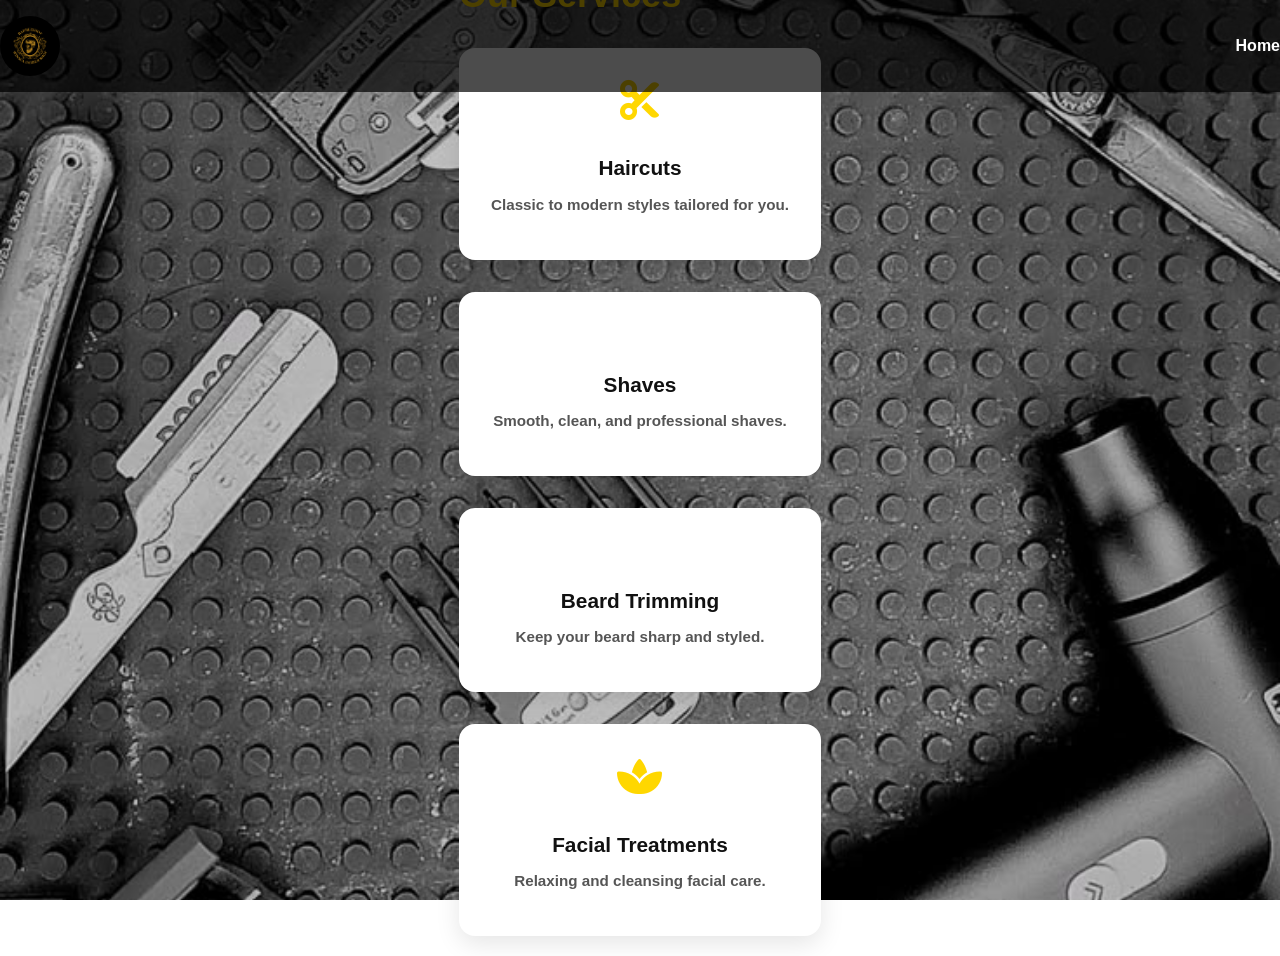
<file: services/services/index.html>
<!DOCTYPE html>
<html lang="en">
<head>
  <meta charset="UTF-8">
  <meta name="viewport" content="width=device-width, initial-scale=1.0">
  <title>WINSPA BARBER SHOP</title>
  <link rel="stylesheet" href="style.css">
  <link rel="stylesheet" href="https://cdnjs.cloudflare.com/ajax/libs/font-awesome/6.5.0/css/all.min.css">
</head>
<body>
    <nav style="background-color: rgba(0, 0, 0, 0.7); padding: 1rem 1.5rem; display: flex; justify-content: space-between; align-items: center; flex-wrap: wr">
        <div class="logo" style="display: flex; align-items: center; gap: 0.6rem; font-size: 1.2rem; font-weight: bold; color: #fff;">
          <img src="winspa logo.png" alt="logo" style="width: 60px; height: auto; border-radius: 50%; background-color: black;">
        </div>
        <ul style="list-style: none; display: flex; gap: 1.2rem; flex-wrap: wrap; margin: 0;">
          <li><a href="/index.html" style="text-decoration: none; color: #fff; font-weight: 600;">Home</a></li>
        </ul>
      </nav>

    <section id="services">
        <h2><span style="color: gold;">
          <h2>Our Services</h2>
          <div class="services-container">
            <div class="service-box">
              <i class="fas fa-cut"></i>
              <h3>Haircuts</h3>
              <p>Classic to modern styles tailored for you.</p>
            </div>
            <div class="service-box">
              <i class="fas fa-razor"></i>
              <h3>Shaves</h3>
              <p>Smooth, clean, and professional shaves.</p>
            </div>
            <div class="service-box">
                <i class="fas fa-razor"></i>
              <h3>Beard Trimming</h3>
              <p>Keep your beard sharp and styled.</p>
            </div>
            <div class="service-box">
              <i class="fas fa-spa"></i>
              <h3>Facial Treatments</h3>
              <p>Relaxing and cleansing facial care.</p>
            </div>
          </div>
        </section>
        <script scr="script.js"></script>
</body>
</html>
</file>
<file: services/services/style.css>
.services-container {
    display: grid;
    grid-template-columns: repeat(auto-fit, minmax(250px, 1fr));
    gap: 2rem;
    margin-top: 2rem;
  }

  body {
    background-image: url("ser 1.jpeg");
    background-size: cover; /* Make the image cover the entire background */
    background-position: center; /* Center the image */
    background-attachment: fixed; /* Fix the image in place when scrolling */
    display: flex;
    justify-content: center;
    align-items: center;
    height: 100vh;
    margin: 0;
    font-family: 'Outfit', sans-serif;
  }
   
  nav {
    background-color: rgba(0, 0, 0, 0.7);
    padding: 1rem 1.5rem;
    position: fixed;
    width: 100%;
    top: 0;
    z-index: 1000;
    display: flex;
    justify-content: space-between;
    align-items: center;
    flex-wrap: wrap;
  }
  
  nav .logo {
    display: flex;
    align-items: center;
    gap: 0.6rem;
    font-size: 1.2rem;
    font-weight: bold;
    color: #fff;
  }

  nav .logo img {
    width: 60px;
    height: auto;
    border-radius: 50%;
    background-color: black;
  }

  nav ul {
    list-style: none;
    display: flex;
    gap: 1.2rem;
    flex-wrap: wrap;
  }
  
  nav ul li a {
    text-decoration: none;
    color: #fff;
    font-weight: 600;
    font-size: 1rem;
  }

  .service-box {
    background-color: #fff;
    padding: 2rem;
    border-radius: 16px;
    box-shadow: 0 8px 25px rgba(0, 0, 0, 0.1);
    text-align: center;
    transition: transform 0.3s ease;
  }
    
  .service-box:hover {
    transform: translateY(-10px);
  }
    
  .service-box i {
    font-size: 2.5rem;
    color: #FFD700;
    margin-bottom: 1rem;
  }
    
  .service-box h3 {
    font-size: 1.3rem;
    margin-bottom: 0.5rem;
    color: #111;
  }
    
  .service-box p {
    font-size: 0.95rem;
    color: #555;
  }
  /* General Services Section Styling */
.services-container {
  display: grid;
  grid-template-columns: repeat(auto-fit, minmax(250px, 1fr));
  gap: 2rem;
  margin-top: 2rem;
}

.service-box {
  background-color: #fff;
  padding: 2rem;
  border-radius: 16px;
  box-shadow: 0 8px 25px rgba(0, 0, 0, 0.1);
  text-align: center;
  transition: transform 0.3s ease;
}

.service-box:hover {
  transform: translateY(-10px);
}

.service-box i {
  font-size: 2.5rem;
  color: #FFD700;
  margin-bottom: 1rem;
}

.service-box h3 {
  font-size: 1.3rem;
  margin-bottom: 0.5rem;
  color: #111;
}

.service-box p {
  font-size: 0.95rem;
  color: #555;
}

/* Media Query for Phones */
@media (max-width: 768px) {
  .services-container {
    grid-template-columns: 1fr; /* Single column layout for phones */
    gap: 1.5rem; /* Reduce gap between items */
  }

  .service-box {
    padding: 1.5rem; /* Reduce padding for smaller screens */
  }

  .service-box i {
    font-size: 2rem; /* Adjust icon size */
  }

  .service-box h3 {
    font-size: 1.1rem; /* Adjust heading size */
  }

  .service-box p {
    font-size: 0.9rem; /* Adjust paragraph size */
  }
}
/* Media Query for Tablets */
@media (min-width: 769px) and (max-width: 1024px) {
  .services-container {
    grid-template-columns: repeat(auto-fit, minmax(300px, 1fr)); /* Two columns for tablets */
    gap: 1.5rem; /* Adjust gap for tablets */
  }

  .service-box {
    padding: 1.8rem; /* Adjust padding for tablets */
  }

  .service-box i {
    font-size: 2.3rem; /* Adjust icon size */
  }

  .service-box h3 {
    font-size: 1.2rem; /* Adjust heading size */
  }

  .service-box p {
    font-size: 0.95rem; /* Adjust paragraph size */
  }
}
/* Media Query for Desktops */
@media (min-width: 1025px) {
  .services-container {
    grid-template-columns: repeat(auto-fit, minmax(300px, 1fr)); /* Two columns for desktops */
    gap: 2rem; /* Adjust gap for desktops */
  }

  .service-box {
    padding: 2rem; /* Adjust padding for desktops */
  }

  .service-box i {
    font-size: 2.5rem; /* Adjust icon size */
  }

  .service-box h3 {
    font-size: 1.3rem; /* Adjust heading size */
  }

  .service-box p {
    font-size: 0.95rem; /* Adjust paragraph size */
  }
}
/* Footer */
footer {
    background-color: rgba(0, 0, 0, 0.7);
    color: #fff;
    text-align: center;
    padding: 1rem 0;
    position: relative;
    bottom: 0;
    width: 100%;
    margin-top: auto; /* Push footer to the bottom */
  }
  
  footer p {
    margin: 0;
  }
  
  footer a {
    color: #FFD700;
    text-decoration: none;
  }
  
  footer a:hover {
    text-decoration: underline;
  }
</file>
